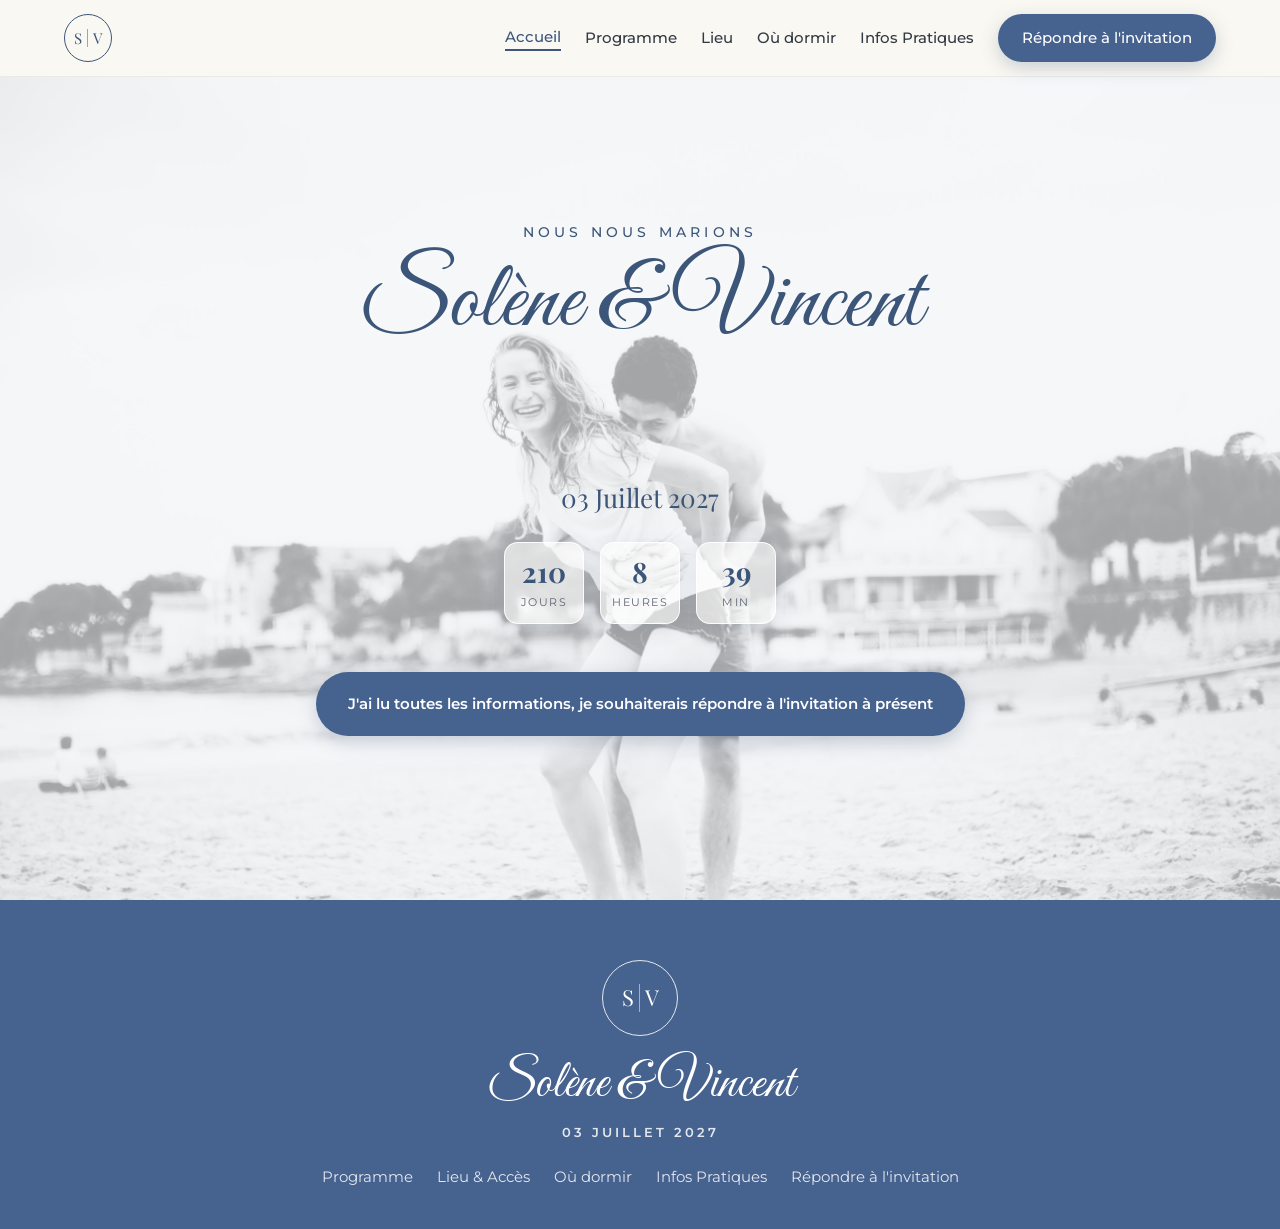
<file: index.html>
<!DOCTYPE html>
<html lang="fr">
<head>
  <meta charset="UTF-8">
  <meta name="viewport" content="width=device-width, initial-scale=1">
  <title>Solène & Vincent - Notre Mariage</title>
  <meta name="description" content="Mariage de Solène & Vincent — 3 juillet 2027">
  <link rel="preconnect" href="https://fonts.googleapis.com">
  <link rel="preconnect" href="https://fonts.gstatic.com" crossorigin>
  <link href="https://fonts.googleapis.com/css2?family=Great+Vibes&family=Montserrat:wght@400;500;600&family=Playfair+Display:ital,wght@0,400;0,500;0,600;1,400&display=swap" rel="stylesheet">
  <link rel="stylesheet" href="https://cdnjs.cloudflare.com/ajax/libs/font-awesome/6.5.1/css/all.min.css">
  <link rel="stylesheet" href="style.css">
  <link rel="icon" href="data:image/svg+xml,%3Csvg xmlns='http://www.w3.org/2000/svg' viewBox='0 0 64 64'%3E%3Ccircle cx='32' cy='32' r='30' fill='%23faf8f2' stroke='%233c5679' stroke-width='2'/%3E%3Ctext x='32' y='40' font-family='Georgia' font-size='22' fill='%233c5679' text-anchor='middle'%3ES%7CV%3C/text%3E%3C/svg%3E">
</head>
<body>
<header id="site-header"></header>
<main>
<section class="hero">
  <div class="hero-bg" data-bg="hero.jpg|https://files.cdn-files-a.com/uploads/12627995/normal_6af45a343e8d4.jpg"></div>
  <div class="hero-content">
    <p class="eyebrow">Nous nous marions</p>
    <h1>Solène &amp; Vincent</h1>
    <p class="date">03 Juillet 2027</p>
    <div class="countdown" id="countdown">
      <div><b data-d>–</b><span>JOURS</span></div>
      <div><b data-h>–</b><span>HEURES</span></div>
      <div><b data-m>–</b><span>MIN</span></div>
    </div>
    <a href="rsvp.html" class="btn">J'ai lu toutes les informations, je souhaiterais répondre à l'invitation à présent</a>
  </div>
</section>
</main>
<footer id="site-footer"></footer>
<script src="main.js"></script>
</body>
</html>
</file>
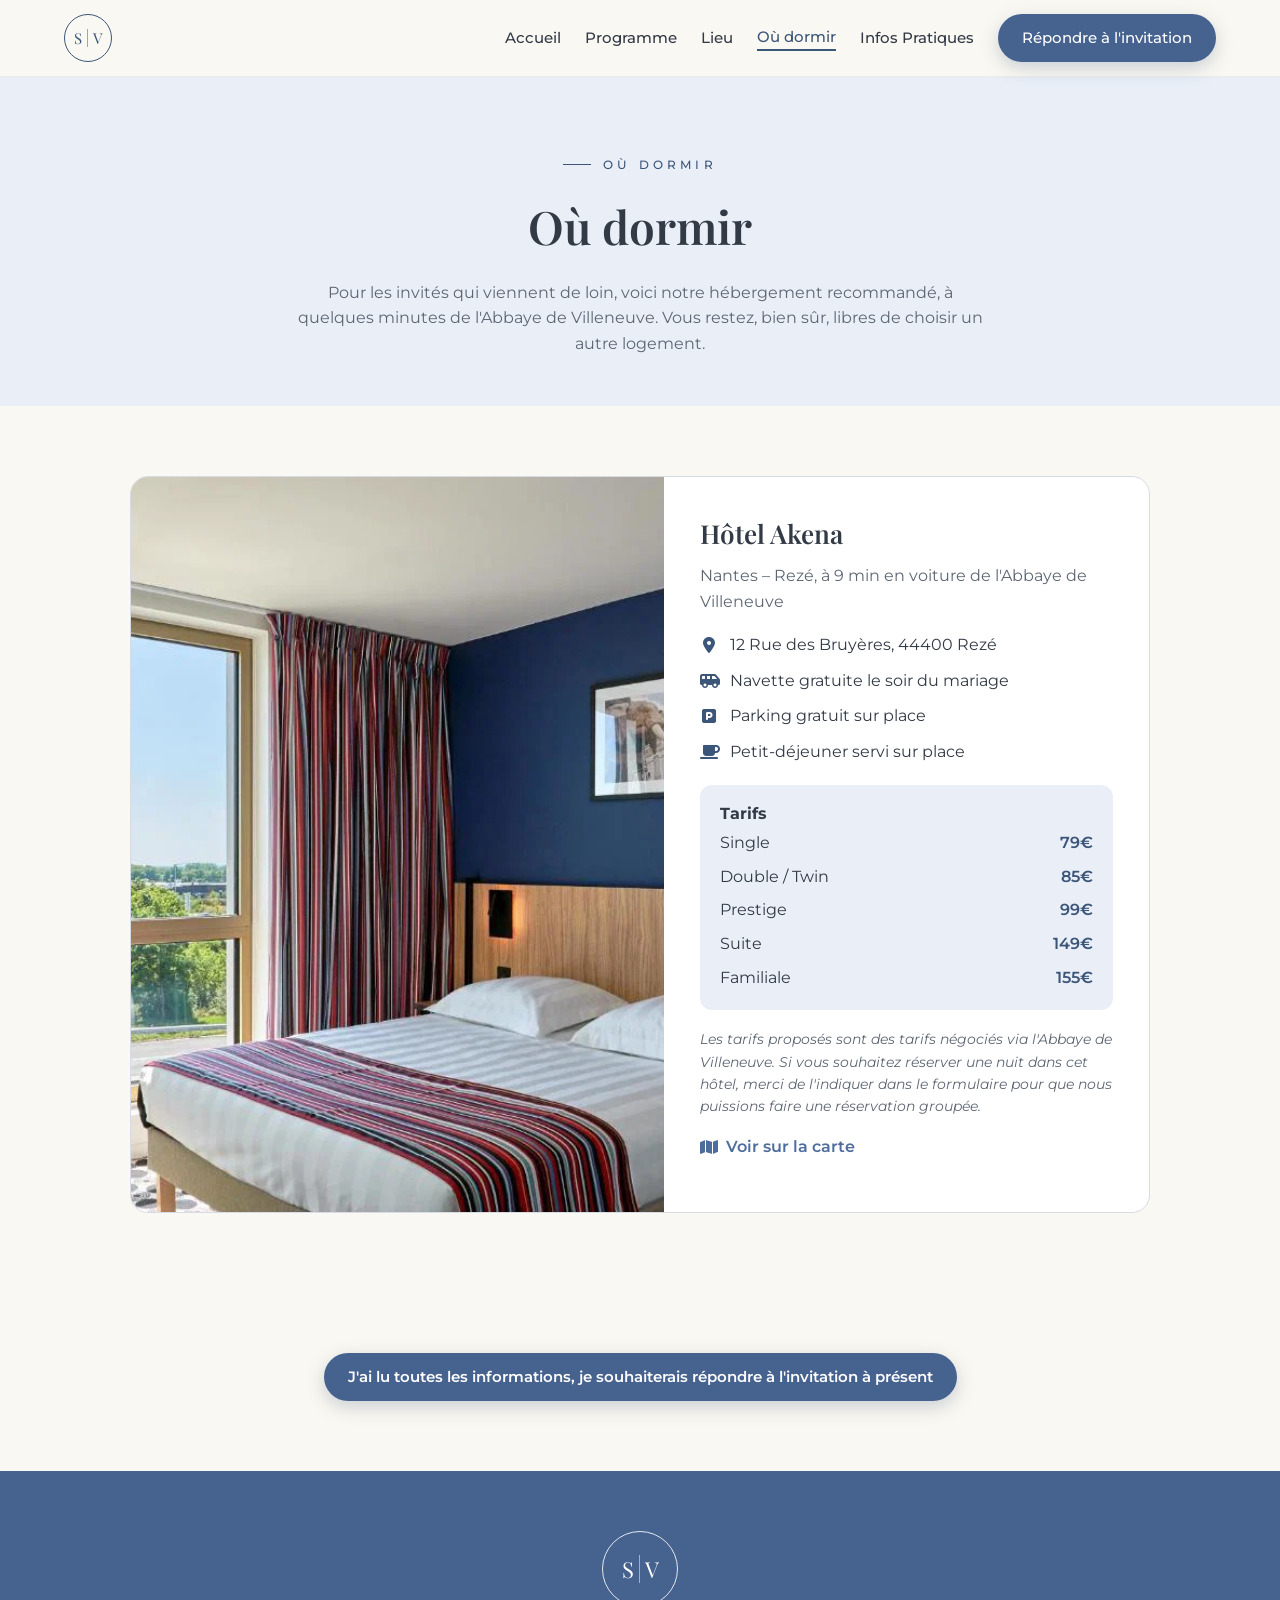
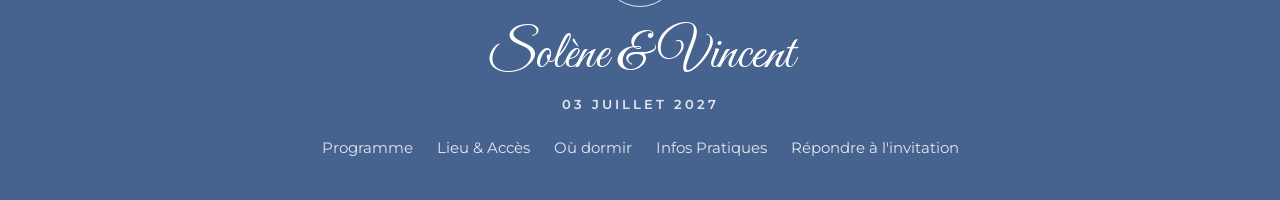
<file: hebergement.html>
<!DOCTYPE html>
<html lang="fr">
<head>
  <meta charset="UTF-8">
  <meta name="viewport" content="width=device-width, initial-scale=1">
  <title>Où dormir - Solène & Vincent</title>
  <meta name="description" content="Mariage de Solène & Vincent — 3 juillet 2027">
  <link rel="preconnect" href="https://fonts.googleapis.com">
  <link rel="preconnect" href="https://fonts.gstatic.com" crossorigin>
  <link href="https://fonts.googleapis.com/css2?family=Great+Vibes&family=Montserrat:wght@400;500;600&family=Playfair+Display:ital,wght@0,400;0,500;0,600;1,400&display=swap" rel="stylesheet">
  <link rel="stylesheet" href="https://cdnjs.cloudflare.com/ajax/libs/font-awesome/6.5.1/css/all.min.css">
  <link rel="stylesheet" href="style.css">
  <link rel="icon" href="data:image/svg+xml,%3Csvg xmlns='http://www.w3.org/2000/svg' viewBox='0 0 64 64'%3E%3Ccircle cx='32' cy='32' r='30' fill='%23faf8f2' stroke='%233c5679' stroke-width='2'/%3E%3Ctext x='32' y='40' font-family='Georgia' font-size='22' fill='%233c5679' text-anchor='middle'%3ES%7CV%3C/text%3E%3C/svg%3E">
</head>
<body>
<header id="site-header"></header>
<main>
<div class="page-intro">
  <p class="eyebrow">Où dormir</p>
  <h1>Où dormir</h1>
  <p class="lead">Pour les invités qui viennent de loin, voici notre hébergement recommandé, à quelques minutes de l'Abbaye de Villeneuve. Vous restez, bien sûr, libres de choisir un autre logement.</p>
</div>
<section>
  <div class="container">
    <div class="feature">
      <div class="feature-img" data-bg="hotel.jpg|https://files.cdn-files-a.com/uploads/12627995/normal_6af47a6040225.jpg" role="img" aria-label="Hôtel Akena"></div>
      <div class="feature-body">
        <h2>Hôtel Akena</h2>
        <p class="sub">Nantes – Rezé, à 9 min en voiture de l'Abbaye de Villeneuve</p>
        <ul class="info-list">
          <li><i class="fa-solid fa-location-dot"></i><span>12 Rue des Bruyères, 44400 Rezé</span></li>
          <li><i class="fa-solid fa-van-shuttle"></i><span>Navette gratuite le soir du mariage</span></li>
          <li><i class="fa-solid fa-square-parking"></i><span>Parking gratuit sur place</span></li>
          <li><i class="fa-solid fa-mug-saucer"></i><span>Petit-déjeuner servi sur place</span></li>
        </ul>
        <div class="prices"><strong>Tarifs</strong><table><tr><td>Single</td><td>79€</td></tr><tr><td>Double / Twin</td><td>85€</td></tr><tr><td>Prestige</td><td>99€</td></tr><tr><td>Suite</td><td>149€</td></tr><tr><td>Familiale</td><td>155€</td></tr></table></div>
        <p class="note">Les tarifs proposés sont des tarifs négociés via l'Abbaye de Villeneuve. Si vous souhaitez réserver une nuit dans cet hôtel, merci de l'indiquer dans le formulaire pour que nous puissions faire une réservation groupée.</p>
        <p><a class="map-link" target="_blank" rel="noopener" href="https://www.google.com/maps/search/?api=1&amp;query=12+Rue+des+Bruy%C3%A8res,+44400+Rez%C3%A9"><i class="fa-solid fa-map"></i> Voir sur la carte</a></p>
      </div>
    </div>
  </div>
</section>
<section class="cta"><a href="rsvp.html" class="btn">J'ai lu toutes les informations, je souhaiterais répondre à l'invitation à présent</a></section>
</main>
<footer id="site-footer"></footer>
<script src="main.js"></script>
</body>
</html>
</file>
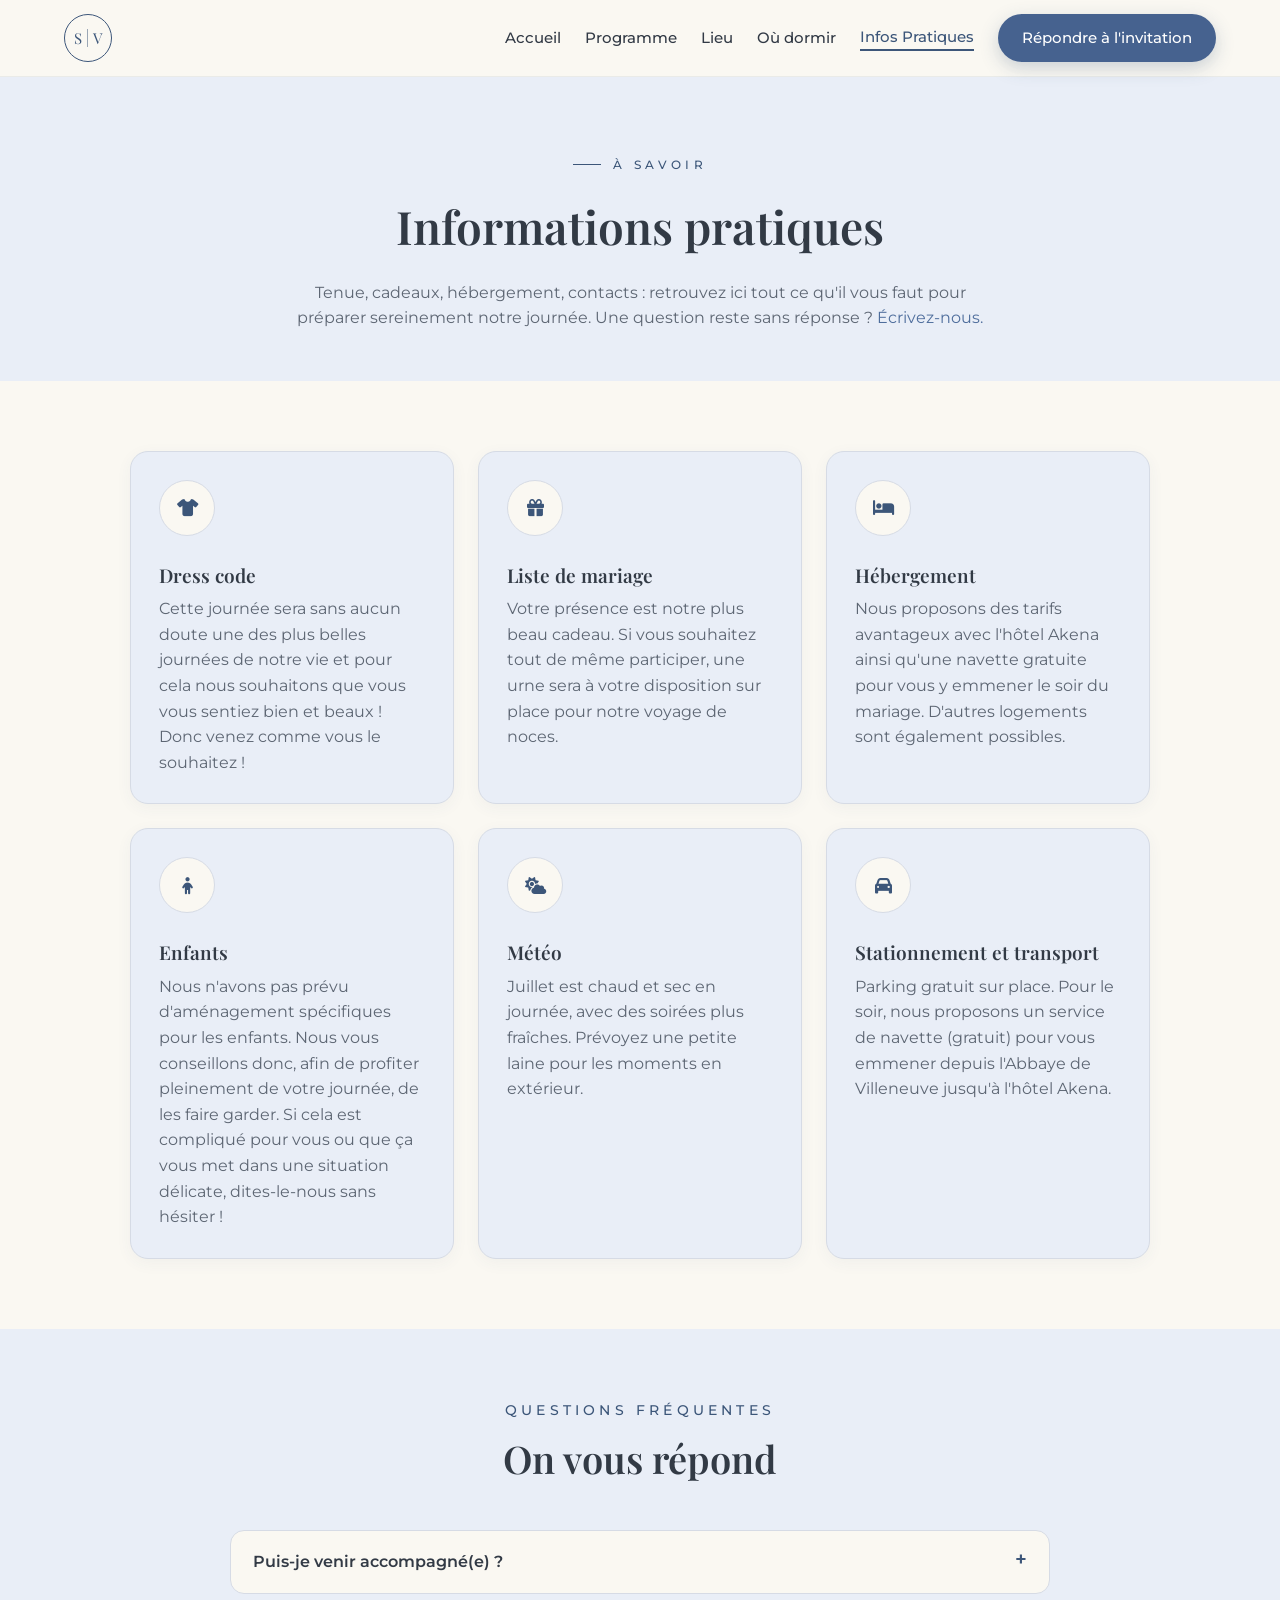
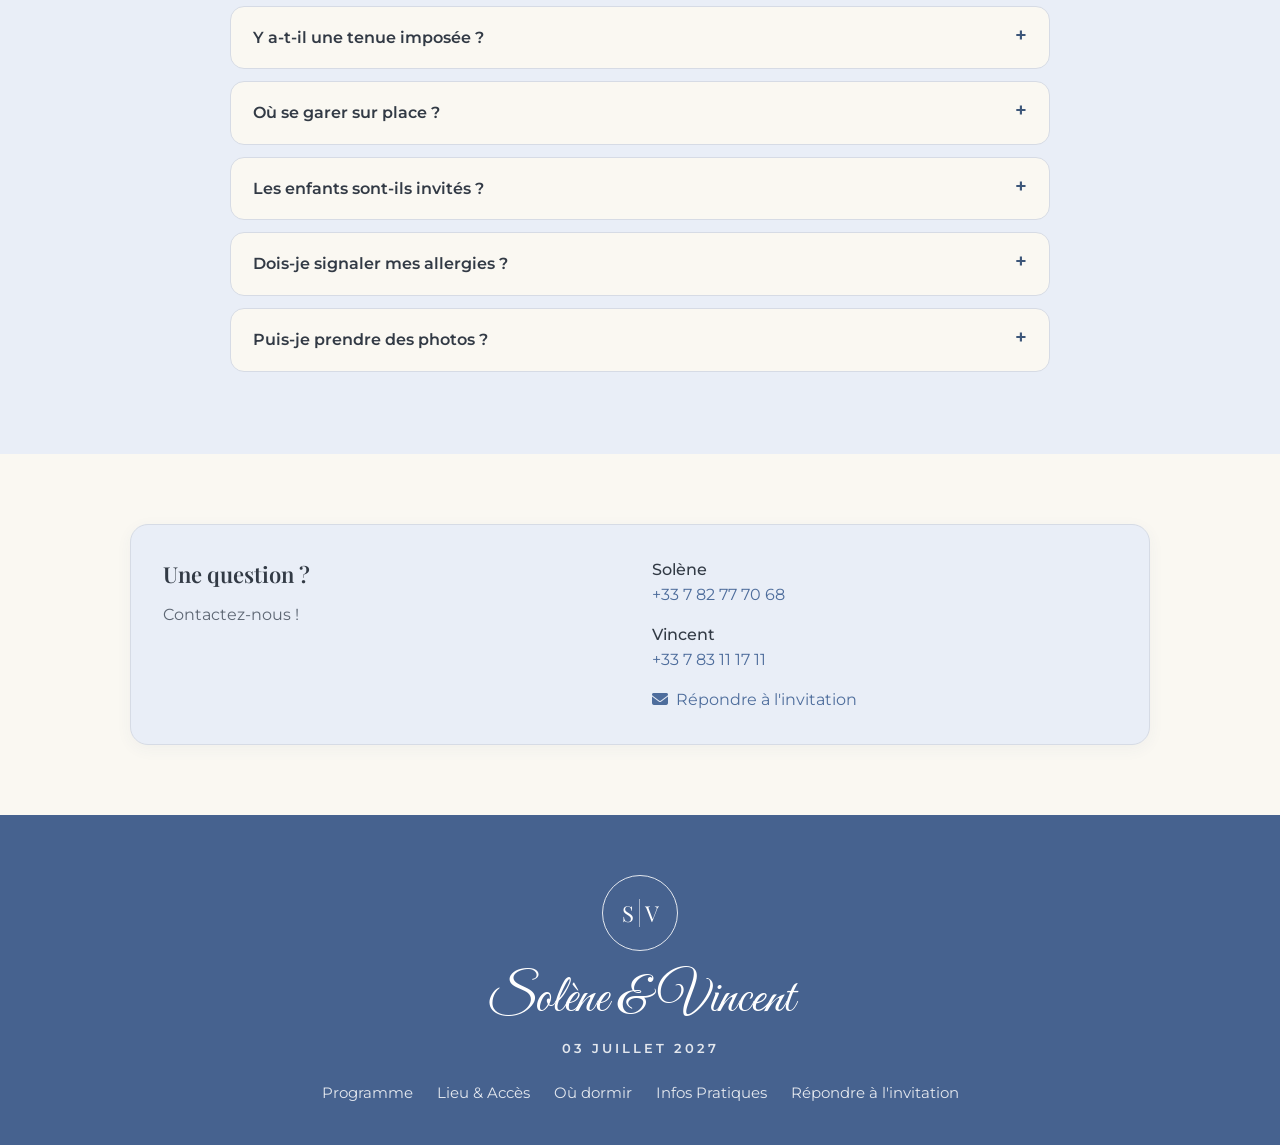
<file: infos.html>
<!DOCTYPE html>
<html lang="fr">
<head>
  <meta charset="UTF-8">
  <meta name="viewport" content="width=device-width, initial-scale=1">
  <title>Infos Pratiques - Solène & Vincent</title>
  <meta name="description" content="Mariage de Solène & Vincent — 3 juillet 2027">
  <link rel="preconnect" href="https://fonts.googleapis.com">
  <link rel="preconnect" href="https://fonts.gstatic.com" crossorigin>
  <link href="https://fonts.googleapis.com/css2?family=Great+Vibes&family=Montserrat:wght@400;500;600&family=Playfair+Display:ital,wght@0,400;0,500;0,600;1,400&display=swap" rel="stylesheet">
  <link rel="stylesheet" href="https://cdnjs.cloudflare.com/ajax/libs/font-awesome/6.5.1/css/all.min.css">
  <link rel="stylesheet" href="style.css">
  <link rel="icon" href="data:image/svg+xml,%3Csvg xmlns='http://www.w3.org/2000/svg' viewBox='0 0 64 64'%3E%3Ccircle cx='32' cy='32' r='30' fill='%23faf8f2' stroke='%233c5679' stroke-width='2'/%3E%3Ctext x='32' y='40' font-family='Georgia' font-size='22' fill='%233c5679' text-anchor='middle'%3ES%7CV%3C/text%3E%3C/svg%3E">
</head>
<body>
<header id="site-header"></header>
<main>
<div class="page-intro">
  <p class="eyebrow">À savoir</p>
  <h1>Informations pratiques</h1>
  <p class="lead">Tenue, cadeaux, hébergement, contacts : retrouvez ici tout ce qu'il vous faut pour préparer sereinement notre journée. Une question reste sans réponse ? <a href="#contact">Écrivez-nous.</a></p>
</div>
<section>
  <div class="container"><div class="grid-3">
      <div class="card blue tall"><span class="icon-circle"><i class="fa-solid fa-shirt"></i></span><h3>Dress code</h3><p>Cette journée sera sans aucun doute une des plus belles journées de notre vie et pour cela nous souhaitons que vous vous sentiez bien et beaux ! Donc venez comme vous le souhaitez !</p></div>
      <div class="card blue tall"><span class="icon-circle"><i class="fa-solid fa-gift"></i></span><h3>Liste de mariage</h3><p>Votre présence est notre plus beau cadeau. Si vous souhaitez tout de même participer, une urne sera à votre disposition sur place pour notre voyage de noces.</p></div>
      <div class="card blue tall"><span class="icon-circle"><i class="fa-solid fa-bed"></i></span><h3>Hébergement</h3><p>Nous proposons des tarifs avantageux avec l'hôtel Akena ainsi qu'une navette gratuite pour vous y emmener le soir du mariage. D'autres logements sont également possibles.</p></div>
      <div class="card blue tall"><span class="icon-circle"><i class="fa-solid fa-child"></i></span><h3>Enfants</h3><p>Nous n'avons pas prévu d'aménagement spécifiques pour les enfants. Nous vous conseillons donc, afin de profiter pleinement de votre journée, de les faire garder. Si cela est compliqué pour vous ou que ça vous met dans une situation délicate, dites-le-nous sans hésiter !</p></div>
      <div class="card blue tall"><span class="icon-circle"><i class="fa-solid fa-cloud-sun"></i></span><h3>Météo</h3><p>Juillet est chaud et sec en journée, avec des soirées plus fraîches. Prévoyez une petite laine pour les moments en extérieur.</p></div>
      <div class="card blue tall"><span class="icon-circle"><i class="fa-solid fa-car"></i></span><h3>Stationnement et transport</h3><p>Parking gratuit sur place. Pour le soir, nous proposons un service de navette (gratuit) pour vous emmener depuis l'Abbaye de Villeneuve jusqu'à l'hôtel Akena.</p></div>
  </div></div>
</section>
<section class="bg-light">
  <div class="container">
    <p class="eyebrow" style="text-align:center">Questions fréquentes</p>
    <h2 class="section-title">On vous répond</h2>
    <div class="faq">
    <details><summary>Puis-je venir accompagné(e) ?</summary><p>Ayant l'objectif de faire un mariage avec les personnes qui nous sont proches, les personnes invitées ne sont que les personnes qui ont leur nom sur l'invitation de mariage.</p></details>
    <details><summary>Y a-t-il une tenue imposée ?</summary><p>Cette journée sera sans aucun doute une des plus belles journées de notre vie et pour cela nous souhaitons que vous vous sentiez bien et beaux ! Donc venez comme vous le souhaitez !</p></details>
    <details><summary>Où se garer sur place ?</summary><p>Il y a un parking gratuit à l'Eglise, ainsi qu'à l'Abbaye de Villeneuve.</p></details>
    <details><summary>Les enfants sont-ils invités ?</summary><p>Nous n'avons pas prévu d'aménagements spécifiques pour les enfants. Nous vous conseillons donc, afin de profiter pleinement de votre journée, de les faire garder. Mais surtout, si jamais c'est compliqué pour vous de les faire garder ou que ça vous met dans une situation délicate, dites-le-nous sans hésiter.</p></details>
    <details><summary>Dois-je signaler mes allergies ?</summary><p>Oui, merci de le faire dans le formulaire de réponse.</p></details>
    <details><summary>Puis-je prendre des photos ?</summary><p>Les photos sont bien sûr autorisées mais un photographe sera également présent dans la journée. Nous souhaitons donc que vous profitiez plutôt que vous preniez des photos.</p></details>
    </div>
  </div>
</section>
<section id="contact">
  <div class="container">
    <div class="card blue contact">
      <div><h2>Une question ?</h2><p>Contactez-nous !</p></div>
      <div>
        <div class="person"><strong>Solène</strong><a href="tel:+33782777068">+33 7 82 77 70 68</a></div>
        <div class="person"><strong>Vincent</strong><a href="tel:+33783111711">+33 7 83 11 17 11</a></div>
        <a href="rsvp.html"><i class="fa-solid fa-envelope"></i>&nbsp; Répondre à l'invitation</a>
      </div>
    </div>
  </div>
</section>
</main>
<footer id="site-footer"></footer>
<script src="main.js"></script>
</body>
</html>
</file>
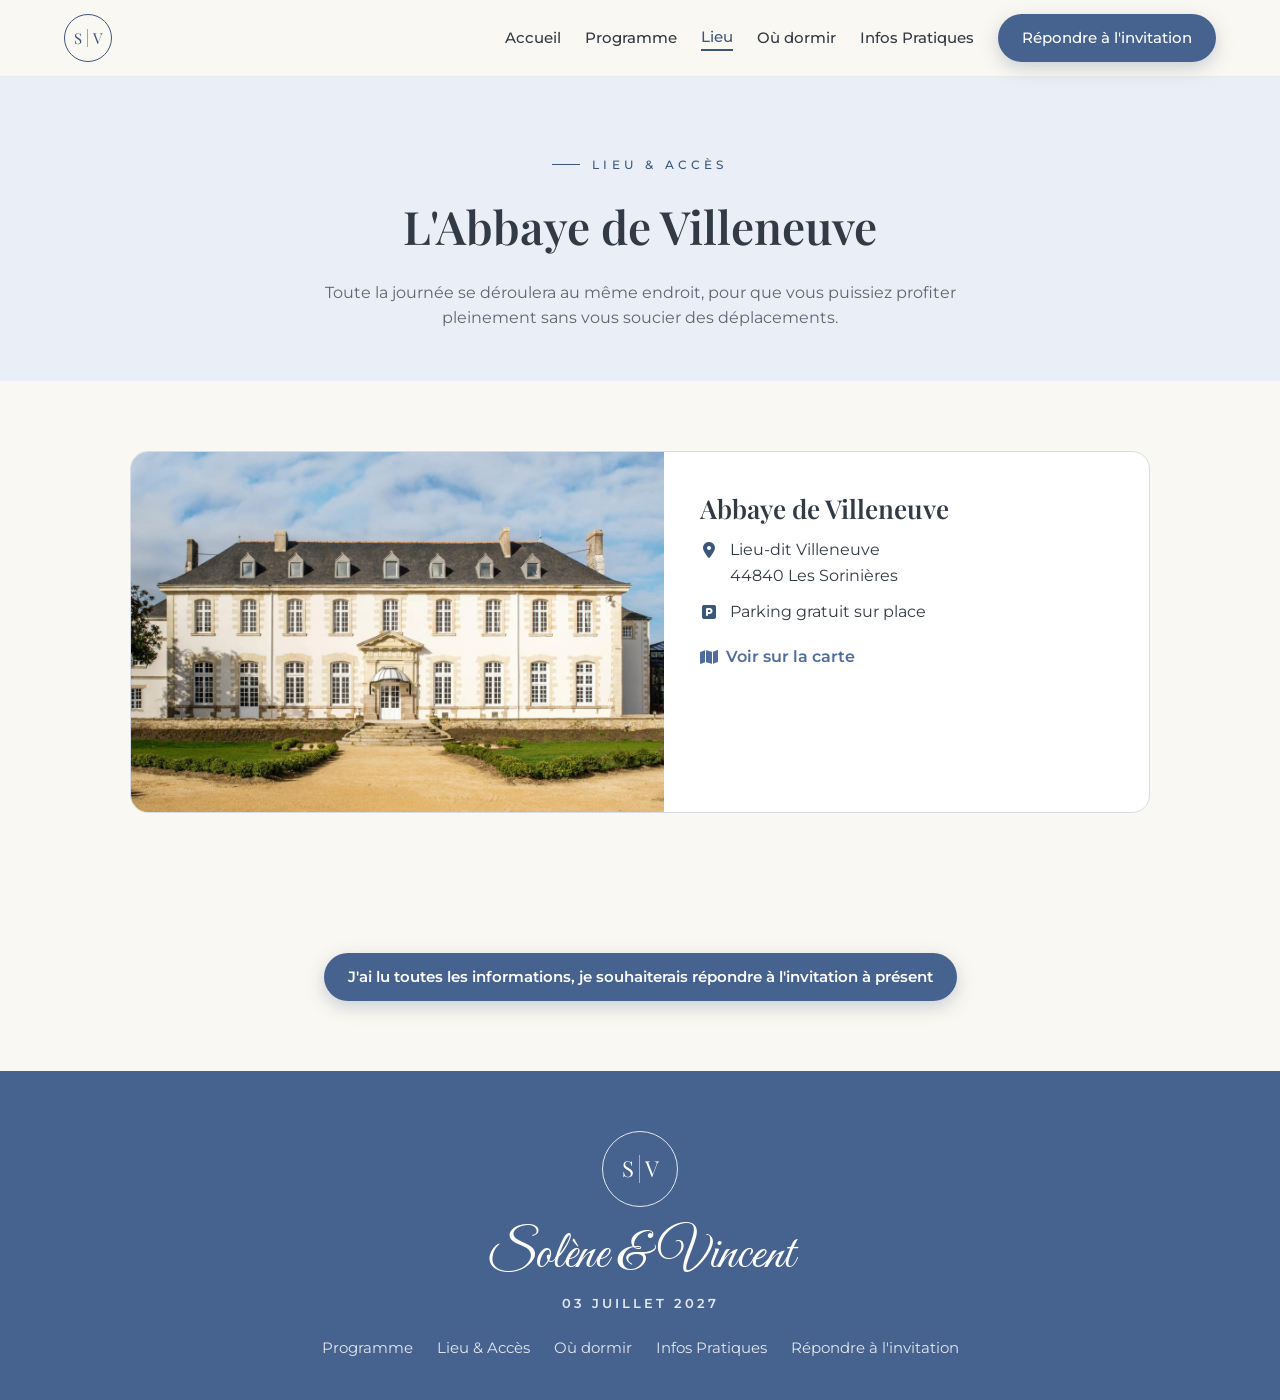
<file: lieu.html>
<!DOCTYPE html>
<html lang="fr">
<head>
  <meta charset="UTF-8">
  <meta name="viewport" content="width=device-width, initial-scale=1">
  <title>Lieu & Accès - Solène & Vincent</title>
  <meta name="description" content="Mariage de Solène & Vincent — 3 juillet 2027">
  <link rel="preconnect" href="https://fonts.googleapis.com">
  <link rel="preconnect" href="https://fonts.gstatic.com" crossorigin>
  <link href="https://fonts.googleapis.com/css2?family=Great+Vibes&family=Montserrat:wght@400;500;600&family=Playfair+Display:ital,wght@0,400;0,500;0,600;1,400&display=swap" rel="stylesheet">
  <link rel="stylesheet" href="https://cdnjs.cloudflare.com/ajax/libs/font-awesome/6.5.1/css/all.min.css">
  <link rel="stylesheet" href="style.css">
  <link rel="icon" href="data:image/svg+xml,%3Csvg xmlns='http://www.w3.org/2000/svg' viewBox='0 0 64 64'%3E%3Ccircle cx='32' cy='32' r='30' fill='%23faf8f2' stroke='%233c5679' stroke-width='2'/%3E%3Ctext x='32' y='40' font-family='Georgia' font-size='22' fill='%233c5679' text-anchor='middle'%3ES%7CV%3C/text%3E%3C/svg%3E">
</head>
<body>
<header id="site-header"></header>
<main>
<div class="page-intro">
  <p class="eyebrow">Lieu &amp; Accès</p>
  <h1>L'Abbaye de Villeneuve</h1>
  <p class="lead">Toute la journée se déroulera au même endroit, pour que vous puissiez profiter pleinement sans vous soucier des déplacements.</p>
</div>
<section>
  <div class="container">
    <div class="feature">
      <div class="feature-img" data-bg="abbaye.jpg|https://files.cdn-files-a.com/uploads/12627995/normal_6af4625e240f2.jpg" role="img" aria-label="Abbaye de Villeneuve"></div>
      <div class="feature-body">
        <h3>Abbaye de Villeneuve</h3>
        <ul class="info-list">
          <li><i class="fa-solid fa-location-dot"></i><span>Lieu-dit Villeneuve<br>44840 Les Sorinières</span></li>
          <li><i class="fa-solid fa-square-parking"></i><span>Parking gratuit sur place</span></li>
        </ul>
        <a class="map-link" target="_blank" rel="noopener" href="https://www.google.com/maps/search/?api=1&amp;query=Abbaye+de+Villeneuve+Lieu-dit+Villeneuve+44840+Les+Sorini%C3%A8res"><i class="fa-solid fa-map"></i> Voir sur la carte</a>
      </div>
    </div>
  </div>
</section>
<section class="cta"><a href="rsvp.html" class="btn">J'ai lu toutes les informations, je souhaiterais répondre à l'invitation à présent</a></section>
</main>
<footer id="site-footer"></footer>
<script src="main.js"></script>
</body>
</html>
</file>
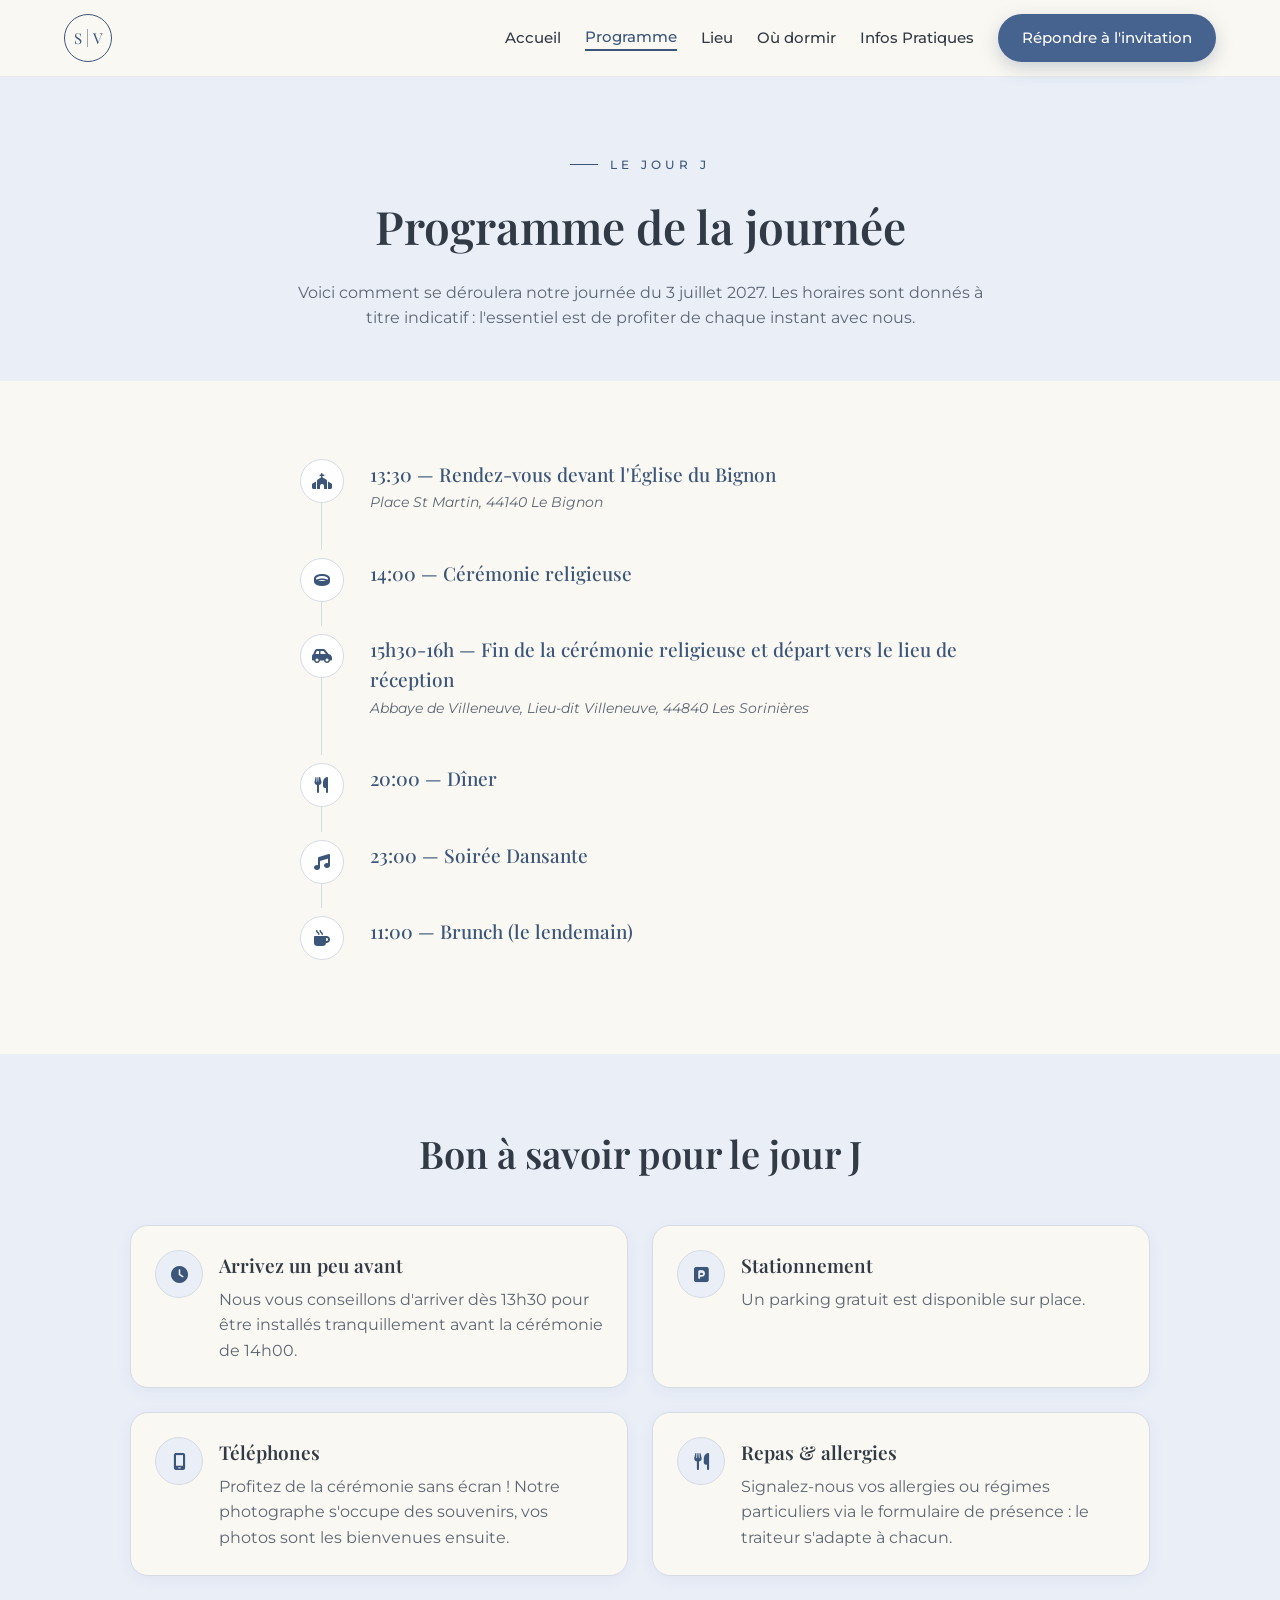
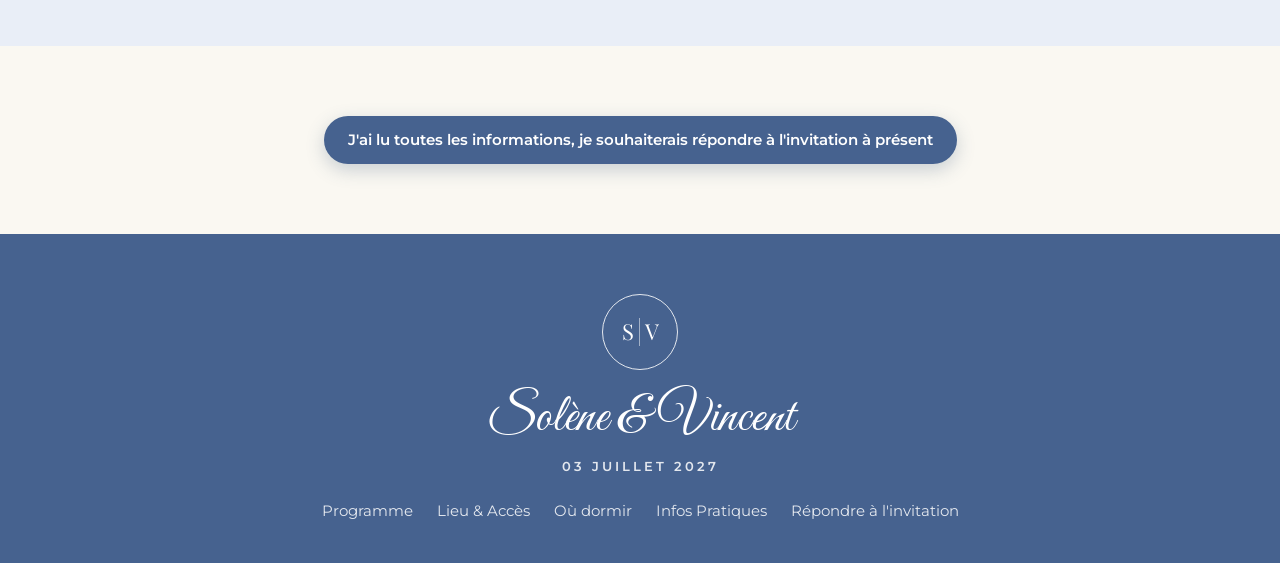
<file: programme.html>
<!DOCTYPE html>
<html lang="fr">
<head>
  <meta charset="UTF-8">
  <meta name="viewport" content="width=device-width, initial-scale=1">
  <title>Programme - Solène & Vincent</title>
  <meta name="description" content="Mariage de Solène & Vincent — 3 juillet 2027">
  <link rel="preconnect" href="https://fonts.googleapis.com">
  <link rel="preconnect" href="https://fonts.gstatic.com" crossorigin>
  <link href="https://fonts.googleapis.com/css2?family=Great+Vibes&family=Montserrat:wght@400;500;600&family=Playfair+Display:ital,wght@0,400;0,500;0,600;1,400&display=swap" rel="stylesheet">
  <link rel="stylesheet" href="https://cdnjs.cloudflare.com/ajax/libs/font-awesome/6.5.1/css/all.min.css">
  <link rel="stylesheet" href="style.css">
  <link rel="icon" href="data:image/svg+xml,%3Csvg xmlns='http://www.w3.org/2000/svg' viewBox='0 0 64 64'%3E%3Ccircle cx='32' cy='32' r='30' fill='%23faf8f2' stroke='%233c5679' stroke-width='2'/%3E%3Ctext x='32' y='40' font-family='Georgia' font-size='22' fill='%233c5679' text-anchor='middle'%3ES%7CV%3C/text%3E%3C/svg%3E">
</head>
<body>
<header id="site-header"></header>
<main>
<div class="page-intro">
  <p class="eyebrow">Le Jour J</p>
  <h1>Programme de la journée</h1>
  <p class="lead">Voici comment se déroulera notre journée du 3 juillet 2027. Les horaires sont donnés à titre indicatif : l'essentiel est de profiter de chaque instant avec nous.</p>
</div>
<section>
  <ul class="timeline">
    <li><span class="ico"><i class="fa-solid fa-church"></i></span><h2>13:30 — Rendez-vous devant l'Église du Bignon</h2><p>Place St Martin, 44140 Le Bignon</p></li>
    <li><span class="ico"><i class="fa-solid fa-ring"></i></span><h2>14:00 — Cérémonie religieuse</h2></li>
    <li><span class="ico"><i class="fa-solid fa-car-side"></i></span><h2>15h30-16h — Fin de la cérémonie religieuse et départ vers le lieu de réception</h2><p>Abbaye de Villeneuve, Lieu-dit Villeneuve, 44840 Les Sorinières</p></li>
    <li><span class="ico"><i class="fa-solid fa-utensils"></i></span><h2>20:00 — Dîner</h2></li>
    <li><span class="ico"><i class="fa-solid fa-music"></i></span><h2>23:00 — Soirée Dansante</h2></li>
    <li><span class="ico"><i class="fa-solid fa-mug-hot"></i></span><h2>11:00 — Brunch (le lendemain)</h2></li>
  </ul>
</section>
<section class="bg-light">
  <div class="container">
    <h2 class="section-title">Bon à savoir pour le jour J</h2>
    <div class="grid-2">
      <div class="card"><div class="card-row"><span class="icon-circle"><i class="fa-solid fa-clock"></i></span><div><h3>Arrivez un peu avant</h3><p>Nous vous conseillons d'arriver dès 13h30 pour être installés tranquillement avant la cérémonie de 14h00.</p></div></div></div>
      <div class="card"><div class="card-row"><span class="icon-circle"><i class="fa-solid fa-square-parking"></i></span><div><h3>Stationnement</h3><p>Un parking gratuit est disponible sur place.</p></div></div></div>
      <div class="card"><div class="card-row"><span class="icon-circle"><i class="fa-solid fa-mobile-screen"></i></span><div><h3>Téléphones</h3><p>Profitez de la cérémonie sans écran ! Notre photographe s'occupe des souvenirs, vos photos sont les bienvenues ensuite.</p></div></div></div>
      <div class="card"><div class="card-row"><span class="icon-circle"><i class="fa-solid fa-utensils"></i></span><div><h3>Repas &amp; allergies</h3><p>Signalez-nous vos allergies ou régimes particuliers via le formulaire de présence : le traiteur s'adapte à chacun.</p></div></div></div>
    </div>
  </div>
</section>
<section class="cta"><a href="rsvp.html" class="btn">J'ai lu toutes les informations, je souhaiterais répondre à l'invitation à présent</a></section>
</main>
<footer id="site-footer"></footer>
<script src="main.js"></script>
</body>
</html>
</file>
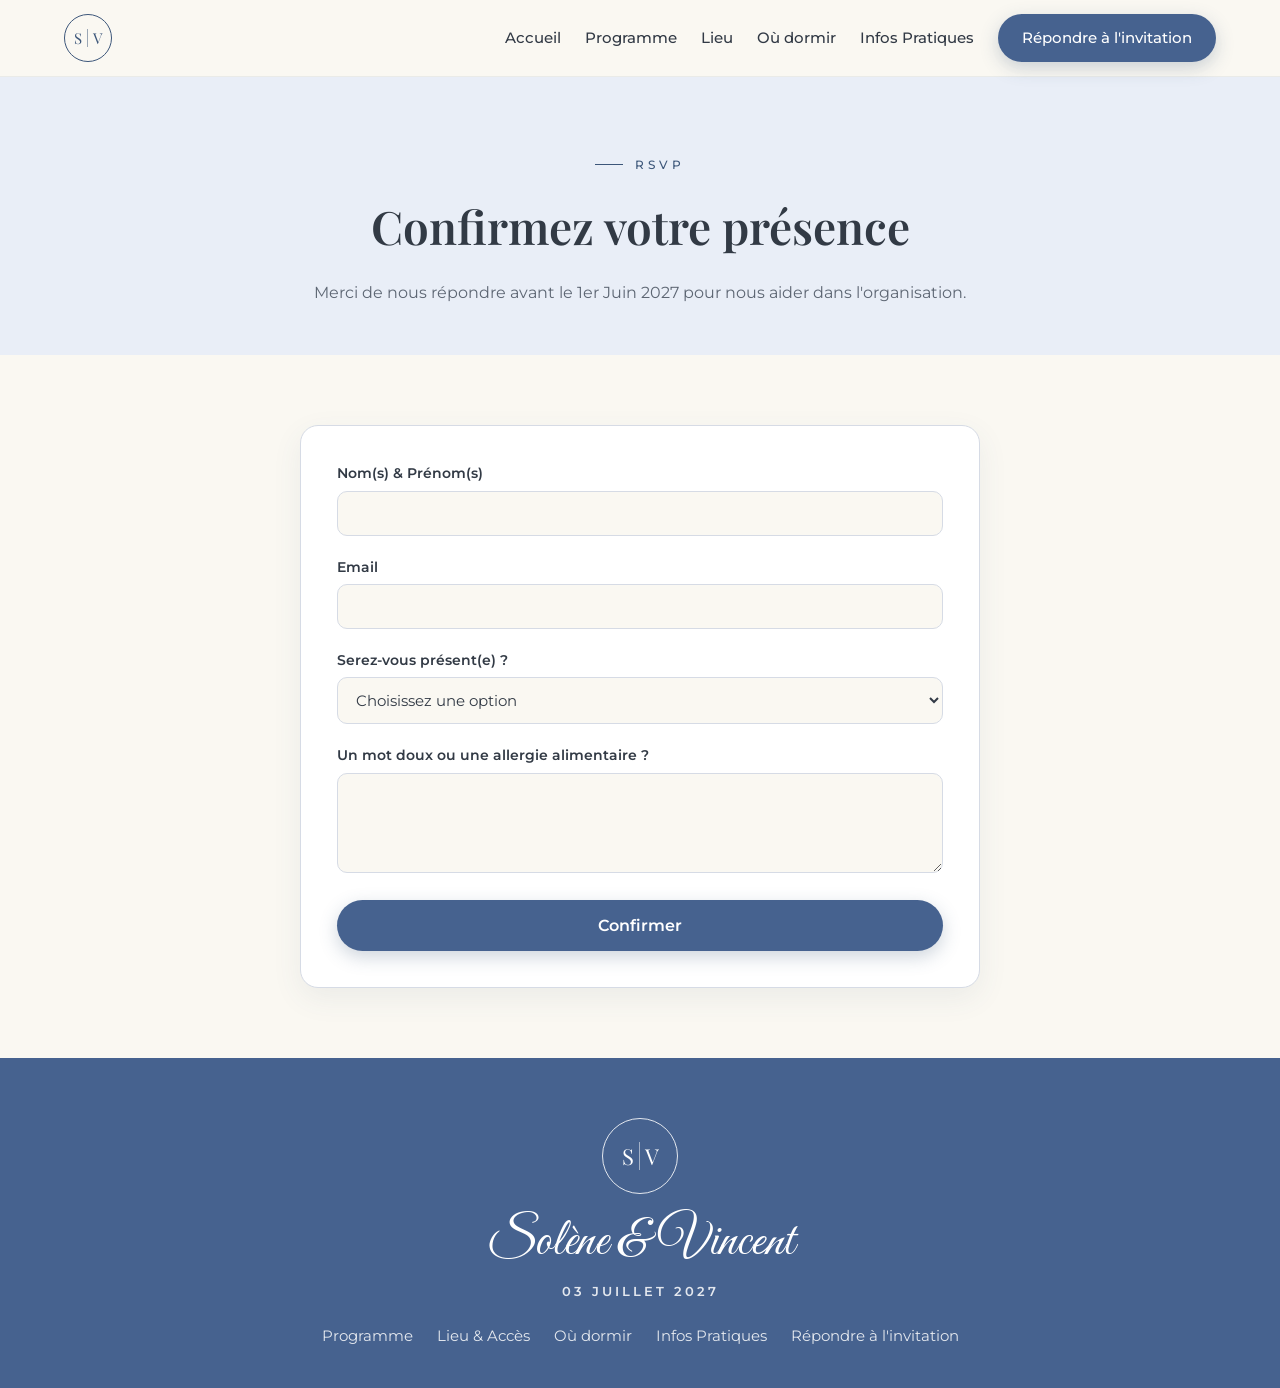
<file: rsvp.html>
<!DOCTYPE html>
<html lang="fr">
<head>
  <meta charset="UTF-8">
  <meta name="viewport" content="width=device-width, initial-scale=1">
  <title>Répondre à l'invitation - Solène & Vincent</title>
  <meta name="description" content="Mariage de Solène & Vincent — 3 juillet 2027">
  <link rel="preconnect" href="https://fonts.googleapis.com">
  <link rel="preconnect" href="https://fonts.gstatic.com" crossorigin>
  <link href="https://fonts.googleapis.com/css2?family=Great+Vibes&family=Montserrat:wght@400;500;600&family=Playfair+Display:ital,wght@0,400;0,500;0,600;1,400&display=swap" rel="stylesheet">
  <link rel="stylesheet" href="https://cdnjs.cloudflare.com/ajax/libs/font-awesome/6.5.1/css/all.min.css">
  <link rel="stylesheet" href="style.css">
  <link rel="icon" href="data:image/svg+xml,%3Csvg xmlns='http://www.w3.org/2000/svg' viewBox='0 0 64 64'%3E%3Ccircle cx='32' cy='32' r='30' fill='%23faf8f2' stroke='%233c5679' stroke-width='2'/%3E%3Ctext x='32' y='40' font-family='Georgia' font-size='22' fill='%233c5679' text-anchor='middle'%3ES%7CV%3C/text%3E%3C/svg%3E">
</head>
<body>
<header id="site-header"></header>
<main>
<div class="page-intro">
  <p class="eyebrow">RSVP</p>
  <h1>Confirmez votre présence</h1>
  <p class="lead">Merci de nous répondre avant le 1er Juin 2027 pour nous aider dans l'organisation.</p>
</div>
<section>
  <div class="rsvp-wrap">
    <form id="rsvpForm" class="form-card">
        <div class="field">
          <label for="nom">Nom(s) &amp; Prénom(s)</label>
          <input id="nom" name="nom" type="text" required>
        </div>
        <div class="field">
          <label for="email">Email </label>
          <input id="email" name="email" type="email" required>
        </div>
        <div class="field">
          <label for="presence">Serez-vous présent(e) ?</label>
          <select id="presence" name="presence" required><option value="">Choisissez une option</option><option value="Oui, avec joie !">Oui, avec joie !</option><option value="Non, malheureusement">Non, malheureusement</option></select>
        </div>
        <div class="field hidden" data-show-if="presence:Oui, avec joie !">
          <label for="brunch">Serez-vous présent(e) au brunch du lendemain ?</label>
          <select id="brunch" name="brunch" required><option value="">Choisissez une option</option><option value="Oui">Oui</option><option value="Non">Non</option></select>
        </div>
        <div class="field hidden" data-show-if="presence:Oui, avec joie !">
          <label for="voiture">Viendrez-vous en voiture ?</label>
          <select id="voiture" name="voiture" required><option value="">Choisissez une option</option><option value="Oui">Oui</option><option value="Non">Non</option></select>
        </div>
        <div class="field hidden" data-show-if="voiture:Oui">
          <label for="places_voiture">Combien de places libres dans votre voiture ?</label>
          <input id="places_voiture" name="places_voiture" type="number" min="0" max="8">
        </div>
        <div class="field hidden" data-show-if="presence:Oui, avec joie !">
          <label for="navette">Souhaitez-vous utiliser la navette ?</label>
          <select id="navette" name="navette" required><option value="">Choisissez une option</option><option value="Oui">Oui</option><option value="Non">Non</option></select>
        </div>
        <div class="field hidden" data-show-if="navette:Oui">
          <label for="personnes_navette">Pour combien de personnes ?</label>
          <input id="personnes_navette" name="personnes_navette" type="number" min="1" max="10">
        </div>
        <div class="field hidden" data-show-if="presence:Oui, avec joie !">
          <label for="hotel">Souhaitez-vous séjourner à l'Hôtel Akena ?</label>
          <select id="hotel" name="hotel" required><option value="">Choisissez une option</option><option value="Oui">Oui</option><option value="Non">Non</option></select>
        </div>
        <div class="field hidden" data-show-if="hotel:Oui">
          <label for="tarif">Quel tarif vous conviendrait ?</label>
          <select id="tarif" name="tarif" required><option value="">Choisissez un tarif</option><option value="Single — 79€">Single — 79€</option><option value="Double / Twin — 85€">Double / Twin — 85€</option><option value="Prestige — 99€">Prestige — 99€</option><option value="Suite — 149€">Suite — 149€</option><option value="Familiale — 155€">Familiale — 155€</option></select>
        </div>
        <div class="field hidden" data-show-if="presence:Oui, avec joie !">
          <label for="chanson">Une chanson que vous aimeriez entendre le jour du mariage ?</label>
          <input id="chanson" name="chanson" type="text">
        </div>
        <div class="field">
          <label for="message">Un mot doux ou une allergie alimentaire ?</label>
          <textarea id="message" name="message"></textarea>
        </div>
        <button type="submit" class="btn">Confirmer</button>
        <div id="formMsg" class="form-msg" role="status"></div>
    </form>
  </div>
</section>
</main>
<footer id="site-footer"></footer>
<script src="main.js"></script>
</body>
</html>
</file>
<file: style.css>
:root {
  --cream: #faf8f2;
  --cream-2: #f3efe4;
  --blue: #3c5679;
  --blue-btn: #46628f;
  --blue-light: #e9eef7;
  --link: #4e6d9c;
  --text: #323a45;
  --muted: #5d6673;
  --border: #d6dbe5;
  --radius: 18px;
  --serif: "Playfair Display", Georgia, serif;
  --script: "Great Vibes", cursive;
  --sans: "Montserrat", Arial, sans-serif;
}

* { box-sizing: border-box; }
html { scroll-behavior: smooth; }
body {
  margin: 0;
  font-family: var(--sans);
  color: var(--text);
  background: var(--cream);
  line-height: 1.6;
}
img { max-width: 100%; display: block; }
a { color: var(--link); text-decoration: none; }
a:hover { text-decoration: underline; }

/* ---------- Header ---------- */
.site-header {
  position: sticky; top: 0; z-index: 50;
  background: rgba(250, 248, 242, 0.92);
  backdrop-filter: blur(8px);
  border-bottom: 1px solid rgba(60, 86, 121, 0.08);
}
.header-inner {
  max-width: 1200px; margin: 0 auto;
  display: flex; align-items: center; justify-content: space-between;
  padding: 14px 24px;
}
.monogram {
  width: 48px; height: 48px; border-radius: 50%;
  border: 1px solid var(--blue);
  display: flex; align-items: center; justify-content: center;
  font-family: var(--serif); color: var(--blue); font-size: 15px;
  gap: 5px; text-decoration: none !important;
}
.monogram i { width: 1px; height: 18px; background: var(--blue); opacity: .5; }
.nav { display: flex; align-items: center; gap: 24px; }
.nav a { color: var(--text); font-size: 15px; font-weight: 500; }
.nav a.active { color: var(--blue); border-bottom: 2px solid var(--blue); }
.nav a:hover { text-decoration: none; color: var(--blue); }
.btn {
  display: inline-block;
  background: var(--blue-btn); color: #fff !important;
  border: 0; border-radius: 999px;
  padding: 12px 24px; font-family: var(--sans); font-weight: 600; font-size: 15px;
  box-shadow: 0 6px 18px rgba(60, 86, 121, 0.25);
  cursor: pointer; transition: transform .15s, background .15s;
  text-align: center;
}
.btn:hover { background: var(--blue); transform: translateY(-1px); text-decoration: none; }
.nav .btn { color: #fff; }
.menu-toggle {
  display: none; background: none; border: 0; font-size: 24px; color: var(--blue); cursor: pointer;
}

/* ---------- Hero (accueil) ---------- */
.hero {
  position: relative; min-height: calc(100vh - 77px);
  display: flex; align-items: center; justify-content: center; text-align: center;
  padding: 40px 16px 60px; overflow: hidden;
}
.hero-bg {
  position: absolute; inset: 0;
  background-size: cover; background-position: center;
  filter: grayscale(.35);
}
.hero-bg::after {
  content: ""; position: absolute; inset: 0;
  background: rgba(241, 244, 248, 0.68);
}
.hero-content { position: relative; z-index: 1; }
.eyebrow {
  font-size: 14px; font-weight: 500; letter-spacing: 4.2px;
  text-transform: uppercase; color: var(--blue); margin: 0 0 8px;
}
.hero h1 {
  font-family: var(--script); font-weight: 400; color: var(--blue);
  font-size: clamp(56px, 10vw, 96px); line-height: 1.1; margin: 0 0 120px;
  text-shadow: 0 2px 10px rgba(255,255,255,.6);
}
.hero .date { font-family: var(--serif); font-size: 26px; color: var(--blue); margin: 0 0 24px; }
.countdown { display: flex; gap: 16px; justify-content: center; margin-bottom: 48px; }
.countdown div {
  width: 80px; padding: 14px 0 10px; border-radius: 14px;
  background: rgba(255,255,255,.6); border: 1px solid rgba(255,255,255,.9);
  box-shadow: 0 6px 20px rgba(60,86,121,.12);
}
.countdown b { display: block; font-family: var(--serif); font-size: 28px; color: var(--blue); line-height: 1.1; }
.countdown span { font-size: 11px; letter-spacing: 1.5px; color: var(--muted); }
.hero .btn { padding: 20px 32px; }

/* ---------- Page intro ---------- */
.page-intro { background: var(--blue-light); text-align: center; padding: 70px 16px 50px; }
.page-intro .eyebrow { display: inline-flex; align-items: center; gap: 12px; font-size: 12px; }
.page-intro .eyebrow::before { content: ""; width: 28px; height: 1px; background: var(--blue); }
.page-intro h1 { font-family: var(--serif); font-weight: 600; font-size: clamp(32px, 5vw, 46px); margin: 8px 0 16px; color: var(--text); }
.page-intro p.lead { max-width: 700px; margin: 0 auto; color: var(--muted); }

section { padding: 70px 16px; }
.container { max-width: 1020px; margin: 0 auto; }
.section-title { font-family: var(--serif); font-weight: 600; text-align: center; font-size: clamp(28px, 4vw, 38px); margin: 0 0 40px; }
.bg-light { background: var(--blue-light); }

/* ---------- Timeline ---------- */
.timeline { max-width: 680px; margin: 0 auto; position: relative; padding-left: 0; list-style: none; }
.timeline li { position: relative; padding: 0 0 36px 70px; }
.timeline li::before {
  content: ""; position: absolute; left: 21px; top: 44px; bottom: 0; width: 1px; background: var(--border);
}
.timeline li:last-child::before { display: none; }
.timeline .ico {
  position: absolute; left: 0; top: 0; width: 44px; height: 44px; border-radius: 50%;
  border: 1px solid var(--border); background: #fff; color: var(--blue);
  display: flex; align-items: center; justify-content: center; font-size: 16px;
}
.timeline h2 { font-family: var(--serif); font-weight: 500; font-size: 19px; color: var(--blue); margin: 8px 0 2px; }
.timeline p { margin: 0; font-style: italic; font-size: 14px; color: var(--muted); }

/* ---------- Cards ---------- */
.grid-2 { display: grid; grid-template-columns: repeat(2, 1fr); gap: 24px; }
.grid-3 { display: grid; grid-template-columns: repeat(3, 1fr); gap: 24px; }
.card {
  background: var(--cream); border: 1px solid var(--border); border-radius: var(--radius);
  padding: 24px; box-shadow: 0 4px 16px rgba(60,86,121,.05);
}
.card.blue { background: var(--blue-light); }
.card h3 { font-family: var(--serif); font-weight: 600; font-size: 19px; margin: 0 0 6px; }
.card p { margin: 0; color: var(--muted); }
.card-row { display: flex; gap: 16px; align-items: flex-start; }
.icon-circle {
  flex: 0 0 auto; width: 48px; height: 48px; border-radius: 50%;
  background: var(--blue-light); border: 1px solid var(--border); color: var(--blue);
  display: flex; align-items: center; justify-content: center; font-size: 17px;
}
.card.blue .icon-circle { background: var(--cream); width: 56px; height: 56px; margin-bottom: 24px; }
.card.tall { padding: 28px; }

/* ---------- Lieu / Hébergement ---------- */
.feature { display: grid; grid-template-columns: 1.1fr 1fr; gap: 0; border-radius: var(--radius); overflow: hidden; border: 1px solid var(--border); background: #fff; }
.feature-img { min-height: 360px; background-size: cover; background-position: center; }
.feature-body { padding: 36px; }
.feature-body h2, .feature-body h3 { font-family: var(--serif); font-weight: 600; font-size: 26px; margin: 0 0 8px; }
.feature-body .sub { color: var(--muted); margin: 0 0 18px; }
.info-list { list-style: none; padding: 0; margin: 0 0 20px; }
.info-list li { display: flex; gap: 12px; align-items: flex-start; margin-bottom: 10px; }
.info-list i { color: var(--blue); width: 18px; margin-top: 5px; text-align: center; }
.prices { margin: 4px 0 18px; padding: 16px 20px; background: var(--blue-light); border-radius: 12px; }
.prices table { width: 100%; border-collapse: collapse; }
.prices td { padding: 4px 0; }
.prices td:last-child { text-align: right; font-weight: 600; color: var(--blue); }
.note { font-size: 14px; color: var(--muted); font-style: italic; }
.map-link { display: inline-flex; gap: 8px; align-items: center; font-weight: 600; }

/* ---------- FAQ ---------- */
.faq { max-width: 820px; margin: 0 auto; }
.faq details { background: var(--cream); border: 1px solid var(--border); border-radius: 14px; margin-bottom: 12px; }
.faq summary {
  cursor: pointer; list-style: none; padding: 18px 22px; font-weight: 600; color: var(--text);
  display: flex; justify-content: space-between; gap: 16px;
}
.faq summary::-webkit-details-marker { display: none; }
.faq summary::after { content: "+"; color: var(--blue); font-size: 20px; line-height: 1; }
.faq details[open] summary::after { content: "–"; }
.faq details p { margin: 0; padding: 0 22px 18px; color: var(--muted); }

.contact { display: grid; grid-template-columns: 1fr 1fr; gap: 24px; padding: 32px; }
.contact h2 { font-family: var(--serif); font-weight: 600; font-size: 22px; margin: 0 0 10px; }
.contact strong { display: block; font-weight: 500; }
.contact .person { margin-bottom: 14px; }

/* ---------- RSVP ---------- */
.rsvp-wrap { max-width: 680px; margin: 0 auto; }
.form-card { background: #fff; border: 1px solid var(--border); border-radius: var(--radius); padding: 36px; box-shadow: 0 10px 30px rgba(60,86,121,.08); }
.field { margin-bottom: 20px; }
.field label { display: block; font-weight: 600; font-size: 14px; margin-bottom: 6px; }
.field input, .field select, .field textarea {
  width: 100%; padding: 12px 14px; border: 1px solid var(--border); border-radius: 10px;
  font-family: var(--sans); font-size: 15px; color: var(--text); background: var(--cream);
}
.field input:focus, .field select:focus, .field textarea:focus { outline: 2px solid var(--blue-btn); outline-offset: 1px; }
.field textarea { min-height: 100px; resize: vertical; }
.hidden { display: none; }
.form-card .btn { width: 100%; padding: 16px; font-size: 16px; }
.form-msg { margin-top: 18px; padding: 14px 18px; border-radius: 10px; display: none; }
.form-msg.ok { display: block; background: #e7f3ea; color: #24613a; }
.form-msg.err { display: block; background: #fbeaea; color: #8a2a2a; }

/* ---------- CTA + Footer ---------- */
.cta { text-align: center; }
.site-footer { background: var(--blue-btn); color: #fff; text-align: center; padding: 60px 16px 40px; }
.site-footer .monogram { margin: 0 auto 18px; width: 76px; height: 76px; border-color: rgba(255,255,255,.85); color: #fff; font-size: 22px; }
.site-footer .monogram i { background: #fff; height: 28px; }
.site-footer .names { font-family: var(--script); font-size: 52px; line-height: 1.2; margin: 0; }
.site-footer .fdate { letter-spacing: 3px; font-size: 13px; font-weight: 600; opacity: .85; margin: 6px 0 22px; }
.site-footer nav { display: flex; flex-wrap: wrap; gap: 8px 24px; justify-content: center; }
.site-footer nav a { color: rgba(255,255,255,.85); font-size: 15px; }

/* ---------- Responsive ---------- */
@media (max-width: 900px) {
  .grid-3 { grid-template-columns: 1fr 1fr; }
  .feature { grid-template-columns: 1fr; }
  .feature-img { min-height: 240px; }
}
@media (max-width: 760px) {
  .menu-toggle { display: block; }
  .nav {
    display: none; position: absolute; top: 100%; left: 0; right: 0;
    flex-direction: column; gap: 14px; padding: 20px; background: var(--cream);
    border-bottom: 1px solid var(--border);
  }
  .nav.open { display: flex; }
  .grid-2, .grid-3, .contact { grid-template-columns: 1fr; }
  .hero h1 { margin-bottom: 60px; }
  .countdown div { width: 72px; }
  .form-card { padding: 24px; }
  section { padding: 50px 16px; }
}
/* Photo d'accueil : redressement (l'original est enregistré couché) */
.hero-bg {
  inset: auto;
  top: 50%; left: 50%;
  width: 110vh; height: 100vw;
  transform: translate(-50%, -50%) rotate(-90deg);
}
</file>
